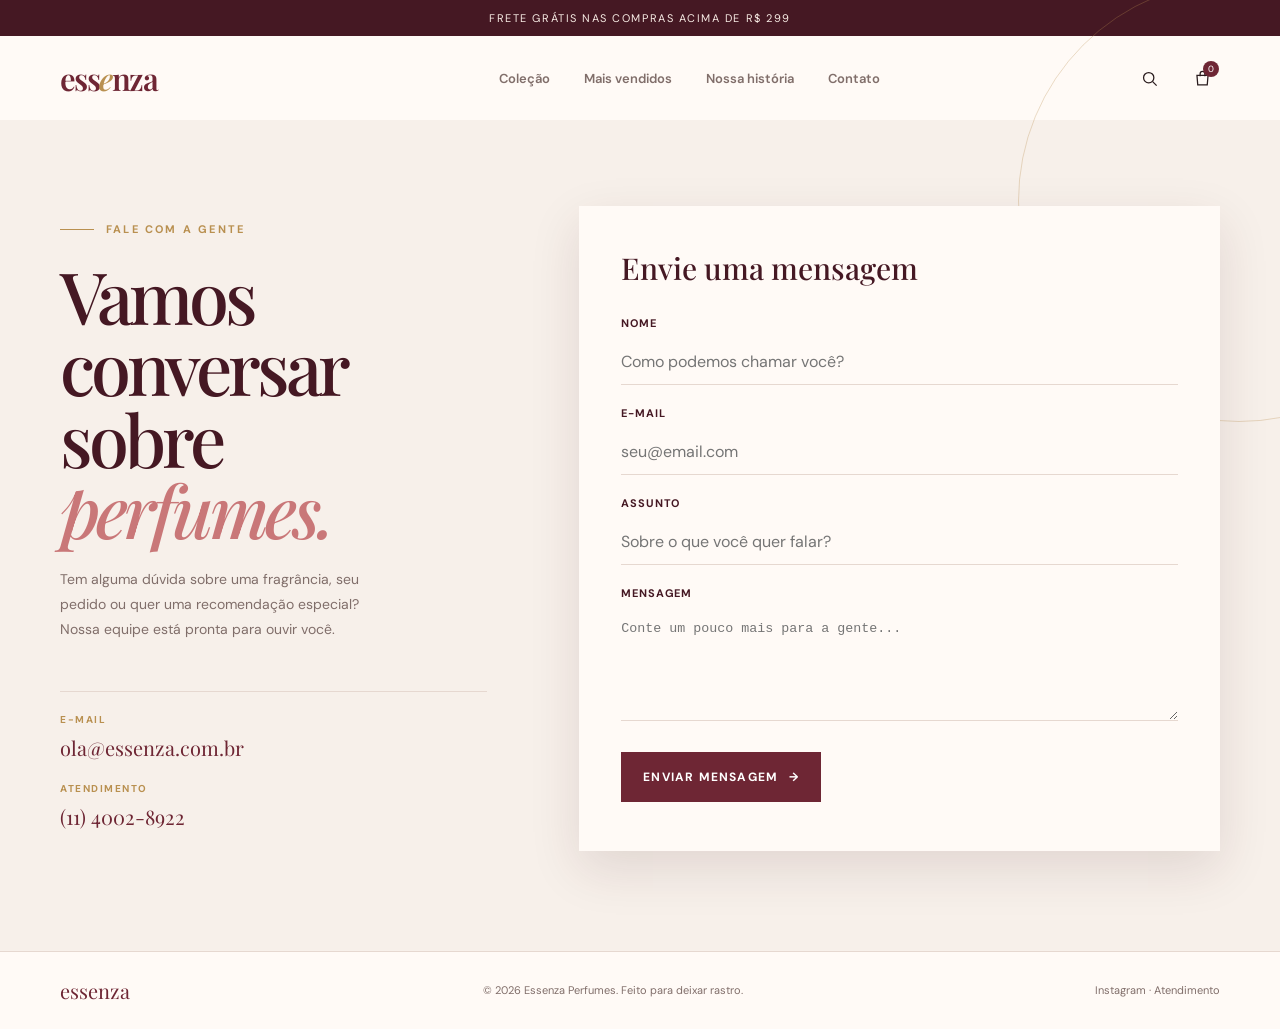
<file: contato.html>
<!DOCTYPE html>
<html lang="pt-BR">
<head>
  <meta charset="UTF-8">
  <meta name="viewport" content="width=device-width, initial-scale=1.0">
  <meta name="description" content="Entre em contato com a Essenza Perfumes.">
  <title>Contato | Essenza Perfumes</title>
  <link rel="preconnect" href="https://fonts.googleapis.com">
  <link rel="preconnect" href="https://fonts.gstatic.com" crossorigin>
  <link href="https://fonts.googleapis.com/css2?family=DM+Sans:wght@400;500;600;700&family=Playfair+Display:ital,wght@0,500;0,600;1,500;1,600&display=swap" rel="stylesheet">
  <link rel="stylesheet" href="style.css">
</head>
<body>
  <div class="announcement">Frete grátis nas compras acima de R$ 299</div>
  <header>
    <div class="container topbar">
      <button class="icon-button menu-toggle" id="menuToggle" aria-label="Abrir menu" aria-expanded="false">
        <svg viewBox="0 0 24 24" fill="none" stroke="currentColor" stroke-width="1.6"><path d="M4 7h16M4 12h16M4 17h16"/></svg>
      </button>
      <a class="brand" href="index.html">ess<span>e</span>nza</a>
      <nav id="mainNav">
        <a href="index.html#colecao">Coleção</a>
        <a href="index.html#mais-vendidos">Mais vendidos</a>
        <a href="index.html#nossa-historia">Nossa história</a>
        <a href="contato.html">Contato</a>
      </nav>
      <div class="actions">
        <button class="icon-button" aria-label="Buscar">
          <svg viewBox="0 0 24 24" fill="none" stroke="currentColor" stroke-width="1.6"><circle cx="11" cy="11" r="6.5"/><path d="m16 16 5 5"/></svg>
        </button>
        <button class="icon-button" aria-label="Sacola de compras">
          <svg viewBox="0 0 24 24" fill="none" stroke="currentColor" stroke-width="1.6"><path d="M5 8h14l-1 12H6L5 8Z"/><path d="M9 9V6a3 3 0 0 1 6 0v3"/></svg>
          <span class="cart-count">0</span>
        </button>
      </div>
    </div>
  </header>

  <main class="contact-page">
    <div class="container contact-layout">
      <section class="contact-intro" aria-labelledby="contact-title">
        <div class="eyebrow">Fale com a gente</div>
        <h1 id="contact-title">Vamos conversar sobre <em>perfumes.</em></h1>
        <p>Tem alguma dúvida sobre uma fragrância, seu pedido ou quer uma recomendação especial? Nossa equipe está pronta para ouvir você.</p>
        <div class="contact-details">
          <span>E-mail</span>
          <a href="mailto:ola@essenza.com.br">ola@essenza.com.br</a>
          <span>Atendimento</span>
          <a href="tel:+551140028922">(11) 4002-8922</a>
        </div>
      </section>

      <section class="contact-form" aria-labelledby="form-title">
        <h2 id="form-title">Envie uma mensagem</h2>
        <form id="contactForm">
          <div class="field">
            <label for="name">Nome</label>
            <input type="text" id="name" name="name" placeholder="Como podemos chamar você?" autocomplete="name" required>
          </div>
          <div class="field">
            <label for="email">E-mail</label>
            <input type="email" id="email" name="email" placeholder="seu@email.com" autocomplete="email" required>
          </div>
          <div class="field">
            <label for="subject">Assunto</label>
            <input type="text" id="subject" name="subject" placeholder="Sobre o que você quer falar?" required>
          </div>
          <div class="field">
            <label for="message">Mensagem</label>
            <textarea id="message" name="message" placeholder="Conte um pouco mais para a gente..." required></textarea>
          </div>
          <button class="primary-button contact-submit" type="submit">Enviar mensagem <span>→</span></button>
          <p class="success-message" id="successMessage" role="status" aria-live="polite">Mensagem enviada com sucesso. Em breve nossa equipe entrará em contato.</p>
        </form>
      </section>
    </div>
  </main>

  <footer>
    <div class="container footer-inner">
      <span class="footer-brand">essenza</span>
      <span>© 2026 Essenza Perfumes. Feito para deixar rastro.</span>
      <span>Instagram · Atendimento</span>
    </div>
  </footer>

  <script>
    const menuToggle = document.getElementById('menuToggle');
    const mainNav = document.getElementById('mainNav');
    const contactForm = document.getElementById('contactForm');
    const successMessage = document.getElementById('successMessage');

    menuToggle.addEventListener('click', () => {
      const isOpen = mainNav.classList.toggle('open');
      menuToggle.setAttribute('aria-expanded', isOpen);
    });

    contactForm.addEventListener('submit', (event) => {
      event.preventDefault();
      if (!contactForm.checkValidity()) {
        contactForm.reportValidity();
        return;
      }
      successMessage.classList.add('visible');
      contactForm.reset();
    });
  </script>
</body>
</html>
</file>
<file: style.css>
:root {
  --ink: #291b1d;
  --wine: #6e2634;
  --wine-dark: #451823;
  --rose: #c97778;
  --cream: #f7f0ea;
  --paper: #fffaf6;
  --gold: #b99050;
  --line: #e6d8d0;
  --muted: #806e6a;
  --shadow: 0 18px 48px rgba(69, 24, 35, .12);
}

* { box-sizing: border-box; }
html { scroll-behavior: smooth; }
body { margin: 0; color: var(--ink); background: var(--paper); font-family: 'DM Sans', sans-serif; }
a { color: inherit; text-decoration: none; }
button, input { font: inherit; }
button { cursor: pointer; }
.container { width: min(1160px, calc(100% - 48px)); margin: 0 auto; }

.announcement { background: var(--wine-dark); color: #f8ece5; text-align: center; font-size: 11px; letter-spacing: .14em; padding: 11px 18px; text-transform: uppercase; }
.topbar { align-items: center; display: flex; height: 84px; justify-content: space-between; }
.brand { color: var(--wine); font-family: 'Playfair Display', serif; font-size: 31px; font-weight: 600; letter-spacing: -.05em; }
.brand span { color: var(--gold); font-style: italic; }
nav { display: flex; gap: 34px; margin-left: 90px; }
nav a { color: var(--muted); font-size: 13px; font-weight: 600; position: relative; }
nav a:hover { color: var(--wine); }
nav a::after { background: var(--rose); bottom: -8px; content: ''; height: 1px; left: 0; position: absolute; transform: scaleX(0); transform-origin: right; transition: transform .25s; width: 100%; }
nav a:hover::after { transform: scaleX(1); transform-origin: left; }
.actions { align-items: center; display: flex; gap: 18px; }
.icon-button { align-items: center; background: transparent; border: 0; color: var(--ink); display: inline-flex; padding: 8px; position: relative; }
.icon-button svg { height: 19px; width: 19px; }
.cart-count { align-items: center; background: var(--wine); border-radius: 50%; color: #fff; display: flex; font-size: 9px; height: 16px; justify-content: center; position: absolute; right: 1px; top: 0; width: 16px; }
.menu-toggle { display: none; }

.hero { background: var(--cream); min-height: 575px; overflow: hidden; position: relative; }
.hero::before { border: 1px solid rgba(185, 144, 80, .27); border-radius: 50%; content: ''; height: 500px; position: absolute; right: -130px; top: -165px; width: 500px; }
.hero-grid { align-items: center; display: grid; grid-template-columns: .9fr 1.1fr; min-height: 575px; }
.eyebrow { align-items: center; color: var(--gold); display: flex; font-size: 11px; font-weight: 700; gap: 12px; letter-spacing: .2em; text-transform: uppercase; }
.eyebrow::before { background: var(--gold); content: ''; height: 1px; width: 34px; }
h1, h2, h3 { font-family: 'Playfair Display', serif; font-weight: 500; }
h1 { color: var(--wine-dark); font-size: clamp(52px, 6vw, 82px); letter-spacing: -.055em; line-height: .99; margin: 25px 0 22px; max-width: 500px; }
h1 em { color: var(--rose); font-style: italic; }
.hero-copy { color: var(--muted); font-size: 15px; line-height: 1.75; max-width: 390px; }
.primary-button { background: var(--wine); border: 1px solid var(--wine); color: white; display: inline-flex; font-size: 12px; font-weight: 700; gap: 11px; letter-spacing: .1em; margin-top: 27px; padding: 16px 21px; text-transform: uppercase; transition: background .2s, transform .2s; }
.primary-button:hover { background: var(--wine-dark); transform: translateY(-2px); }
.hero-actions { align-items: center; display: flex; flex-wrap: wrap; gap: 18px; }
.secondary-button { border-bottom: 1px solid var(--wine); color: var(--wine); display: inline-block; font-size: 11px; font-weight: 700; letter-spacing: .1em; padding: 7px 0; text-transform: uppercase; transition: color .2s, border-color .2s; }
.secondary-button:hover { border-color: var(--rose); color: var(--rose); }
.hero-image { height: 575px; position: relative; }
.hero-image img { height: 100%; object-fit: cover; object-position: center; width: 100%; }
.hero-image::after { background: linear-gradient(90deg, var(--cream) 0, transparent 22%); content: ''; inset: 0; pointer-events: none; position: absolute; }
.hero-tag { align-items: center; background: rgba(255,250,246,.92); bottom: 32px; display: flex; gap: 14px; padding: 15px 20px; position: absolute; right: 28px; z-index: 1; }
.hero-tag strong { color: var(--wine); display: block; font-family: 'Playfair Display', serif; font-size: 18px; font-weight: 500; }
.hero-tag small { color: var(--muted); font-size: 10px; letter-spacing: .07em; text-transform: uppercase; }
.seal { border: 1px solid var(--gold); border-radius: 50%; color: var(--gold); display: grid; font-size: 10px; height: 42px; place-items: center; text-align: center; width: 42px; }

.benefits { border-bottom: 1px solid var(--line); border-top: 1px solid var(--line); }
.benefit-grid { display: grid; grid-template-columns: repeat(3, 1fr); }
.benefit { align-items: center; display: flex; gap: 14px; padding: 24px 20px; }
.benefit + .benefit { border-left: 1px solid var(--line); }
.benefit svg { color: var(--gold); flex: 0 0 auto; height: 22px; width: 22px; }
.benefit strong { display: block; font-size: 12px; margin-bottom: 3px; }
.benefit span { color: var(--muted); font-size: 11px; }

.section { padding: 96px 0; }
.section-heading { align-items: end; display: flex; justify-content: space-between; margin-bottom: 35px; }
.section-heading h2 { color: var(--wine-dark); font-size: 42px; letter-spacing: -.04em; margin: 10px 0 0; }
.section-heading p { color: var(--muted); font-size: 13px; margin: 0 0 5px; }
.link-arrow { border-bottom: 1px solid var(--wine); color: var(--wine); font-size: 11px; font-weight: 700; letter-spacing: .1em; padding-bottom: 6px; text-transform: uppercase; }
.product-grid { display: grid; gap: 20px; grid-template-columns: repeat(4, 1fr); }
.product-image { background: var(--cream); height: 305px; overflow: hidden; position: relative; }
.product-image img { height: 100%; object-fit: cover; transition: transform .5s; width: 100%; }
.product-card:hover img { transform: scale(1.05); }
.badge { background: var(--wine); color: white; font-size: 9px; left: 12px; letter-spacing: .1em; padding: 7px 9px; position: absolute; text-transform: uppercase; top: 12px; }
.heart { background: rgba(255,250,246,.9); border: 0; color: var(--wine); padding: 9px; position: absolute; right: 10px; top: 10px; }
.heart svg { display: block; height: 16px; width: 16px; }
.product-info { padding: 17px 2px; }
.product-info h3 { color: var(--wine-dark); font-size: 19px; margin: 0 0 6px; }
.product-info p { color: var(--muted); font-size: 11px; margin: 0 0 12px; }
.price { color: var(--wine); font-size: 14px; font-weight: 700; }
.add { background: none; border: 0; color: var(--gold); float: right; font-size: 11px; font-weight: 700; letter-spacing: .08em; padding: 0; text-transform: uppercase; }

.story { background: var(--wine-dark); color: #f9efe8; overflow: hidden; }
.story-grid { align-items: center; display: grid; grid-template-columns: 1fr 1fr; }
.story-image { height: 440px; margin-left: -24px; overflow: hidden; }
.story-image img { height: 100%; object-fit: cover; width: 100%; }
.story-copy { padding: 60px 6% 60px 12%; }
.story-copy .eyebrow { color: var(--gold); }
.story-copy h2 { font-size: 45px; letter-spacing: -.04em; line-height: 1.05; margin: 22px 0; }
.story-copy p { color: #d9c5bc; font-size: 14px; line-height: 1.8; max-width: 410px; }
.text-button { border-bottom: 1px solid var(--gold); color: #f9e3c3; display: inline-block; font-size: 11px; font-weight: 700; letter-spacing: .1em; margin-top: 19px; padding-bottom: 7px; text-transform: uppercase; }

.newsletter { background: #ead7cc; padding: 76px 0; text-align: center; }
.newsletter h2 { color: var(--wine-dark); font-size: 38px; margin: 0 0 12px; }
.newsletter p { color: var(--muted); font-size: 13px; margin: 0 auto 25px; }
.subscribe { display: flex; margin: 0 auto; max-width: 450px; }
.subscribe input { background: var(--paper); border: 1px solid transparent; color: var(--ink); min-width: 0; padding: 15px 17px; width: 100%; }
.subscribe button { background: var(--wine); border: 0; color: white; font-size: 11px; font-weight: 700; letter-spacing: .1em; padding: 0 19px; text-transform: uppercase; }
.form-message { color: var(--wine); font-size: 12px; margin-top: 14px; min-height: 16px; }
footer { background: var(--paper); border-top: 1px solid var(--line); color: var(--muted); font-size: 11px; padding: 25px 0; }
.footer-inner { align-items: center; display: flex; justify-content: space-between; }
.footer-brand { color: var(--wine); font-family: 'Playfair Display', serif; font-size: 20px; }

@media (max-width: 800px) {
  .container { width: min(100% - 32px, 600px); }
  .topbar { height: 72px; }
  nav { background: var(--paper); box-shadow: var(--shadow); display: none; flex-direction: column; gap: 22px; left: 16px; margin: 0; padding: 23px; position: absolute; right: 16px; top: 136px; z-index: 5; }
  nav.open { display: flex; }
  .menu-toggle { display: inline-flex; }
  .hero-grid, .story-grid { grid-template-columns: 1fr; }
  .hero { min-height: auto; }
  .hero-grid { min-height: auto; padding-top: 62px; }
  .hero-content { padding-bottom: 56px; }
  .hero-image { height: 390px; margin: 0 -16px; }
  .hero-image::after { background: linear-gradient(0deg, var(--cream), transparent 28%); }
  .benefit-grid { grid-template-columns: 1fr; }
  .benefit { padding: 17px 0; }
  .benefit + .benefit { border-left: 0; border-top: 1px solid var(--line); }
  .section { padding: 66px 0; }
  .section-heading { align-items: start; flex-direction: column; gap: 13px; }
  .section-heading h2 { font-size: 35px; }
  .product-grid { grid-template-columns: repeat(2, 1fr); gap: 28px 14px; }
  .product-image { height: 230px; }
  .story-image { height: 300px; margin: 0 -16px; }
  .story-copy { padding: 56px 0 64px; }
  .story-copy h2 { font-size: 38px; }
  .footer-inner { align-items: start; flex-direction: column; gap: 12px; }
}

@media (max-width: 430px) {
  .actions { gap: 5px; }
  .brand { font-size: 27px; }
  .hero-tag { bottom: 18px; right: 16px; }
  .subscribe { flex-direction: column; gap: 8px; }
  .subscribe button { min-height: 47px; }
}

.contact-page { background: var(--cream); min-height: calc(100vh - 140px); padding: 86px 0 100px; position: relative; }
.contact-page::before { border: 1px solid rgba(185, 144, 80, .3); border-radius: 50%; content: ''; height: 440px; position: absolute; right: -180px; top: -140px; width: 440px; }
.contact-layout { display: grid; gap: 92px; grid-template-columns: .8fr 1.2fr; position: relative; }
.contact-intro { padding-top: 16px; }
.contact-intro h1 { font-size: clamp(48px, 6vw, 72px); margin: 24px 0 22px; }
.contact-intro p { color: var(--muted); font-size: 14px; line-height: 1.8; max-width: 330px; }
.contact-details { border-top: 1px solid var(--line); margin-top: 48px; padding-top: 21px; }
.contact-details span { color: var(--gold); display: block; font-size: 10px; font-weight: 700; letter-spacing: .15em; margin-bottom: 8px; text-transform: uppercase; }
.contact-details a { color: var(--wine); display: block; font-family: 'Playfair Display', serif; font-size: 20px; margin-bottom: 21px; }
.contact-form { background: var(--paper); box-shadow: var(--shadow); padding: 42px; }
.contact-form h2 { color: var(--wine-dark); font-size: 30px; margin: 0 0 28px; }
.field { margin-bottom: 21px; }
.field label { color: var(--wine-dark); display: block; font-size: 11px; font-weight: 700; letter-spacing: .08em; margin-bottom: 9px; text-transform: uppercase; }
.field input, .field textarea { background: transparent; border: 0; border-bottom: 1px solid var(--line); border-radius: 0; color: var(--ink); outline: 0; padding: 12px 0; transition: border-color .2s; width: 100%; }
.field textarea { min-height: 112px; resize: vertical; }
.field input:focus, .field textarea:focus { border-bottom-color: var(--wine); }
.field input:invalid:not(:placeholder-shown), .field textarea:invalid:not(:placeholder-shown) { border-bottom-color: var(--rose); }
.contact-submit { margin-top: 5px; }
.success-message { color: var(--wine); display: none; font-size: 13px; line-height: 1.5; margin: 18px 0 0; }
.success-message.visible { display: block; }

@media (max-width: 800px) {
  .contact-page { padding: 58px 0 70px; }
  .contact-layout { gap: 44px; grid-template-columns: 1fr; }
  .contact-intro h1 { font-size: 52px; }
  .contact-details { margin-top: 34px; }
  .contact-form { padding: 30px 24px; }
}
</file>
